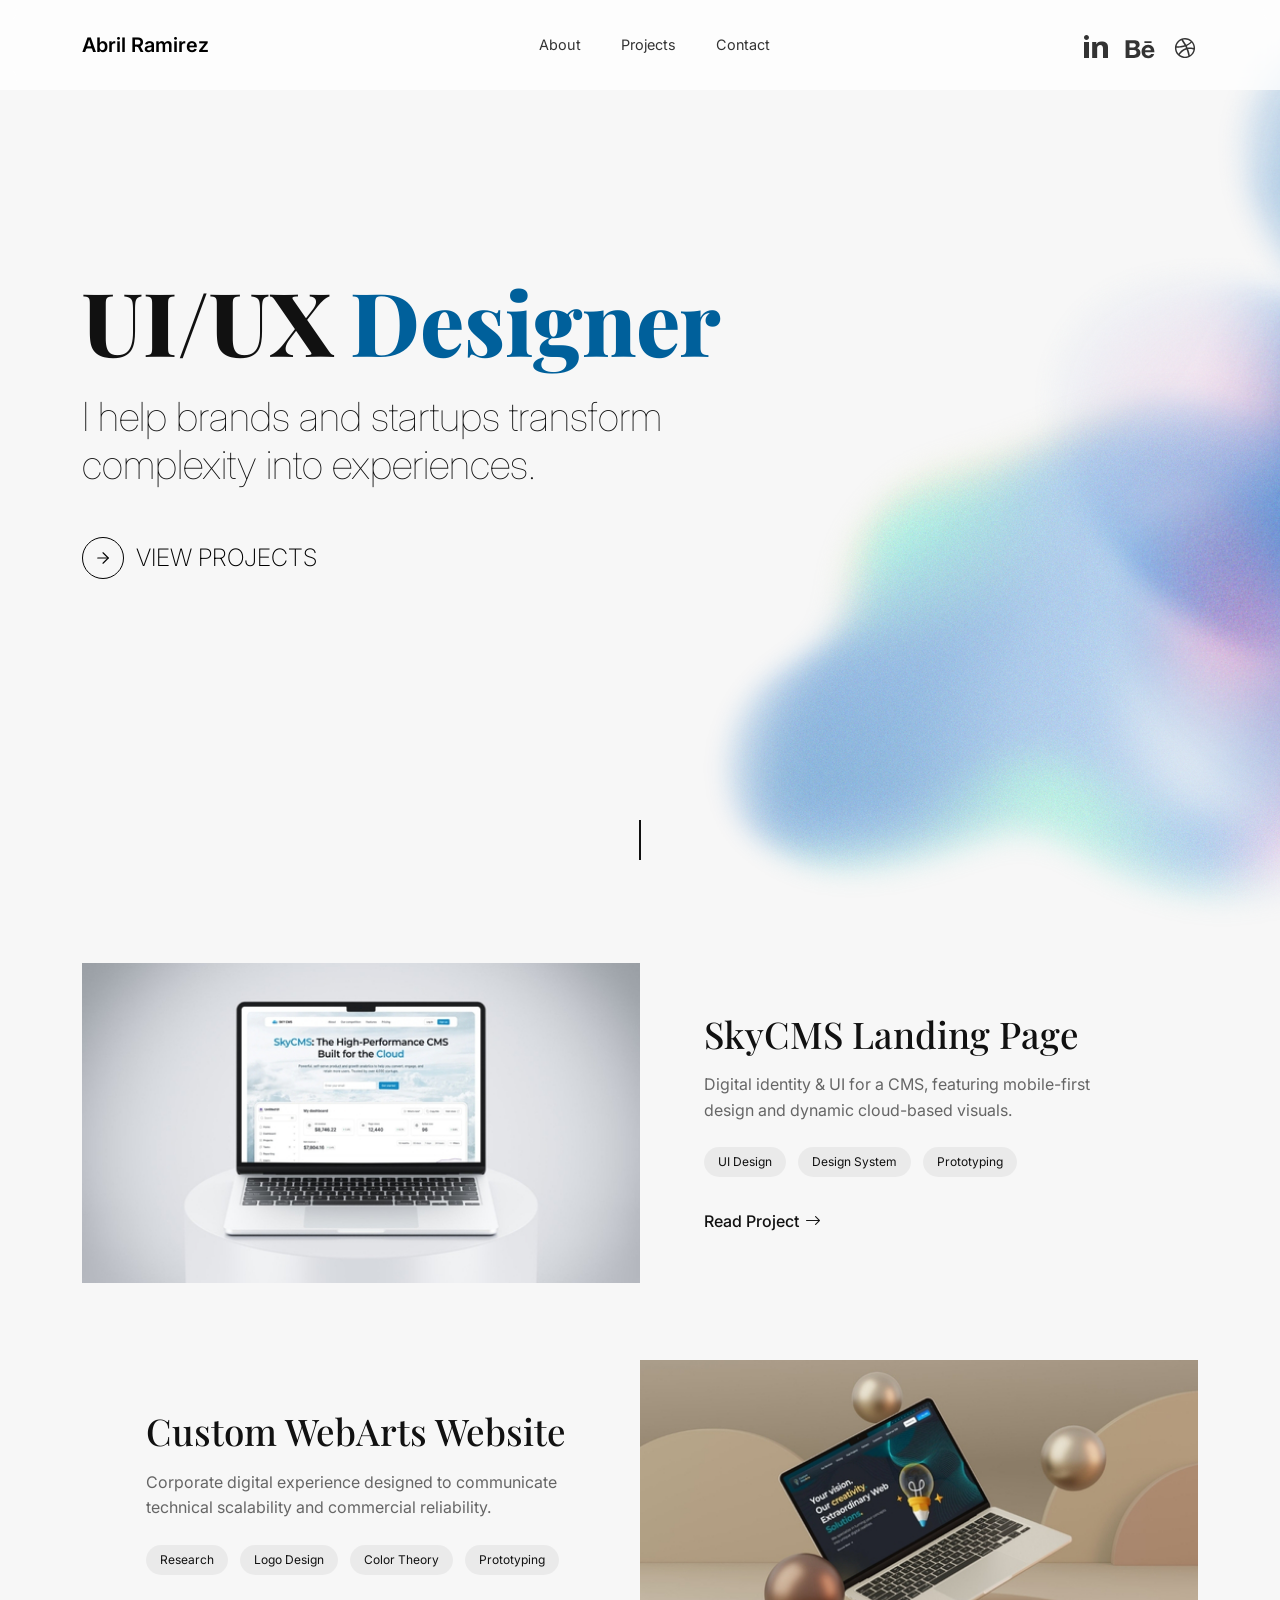
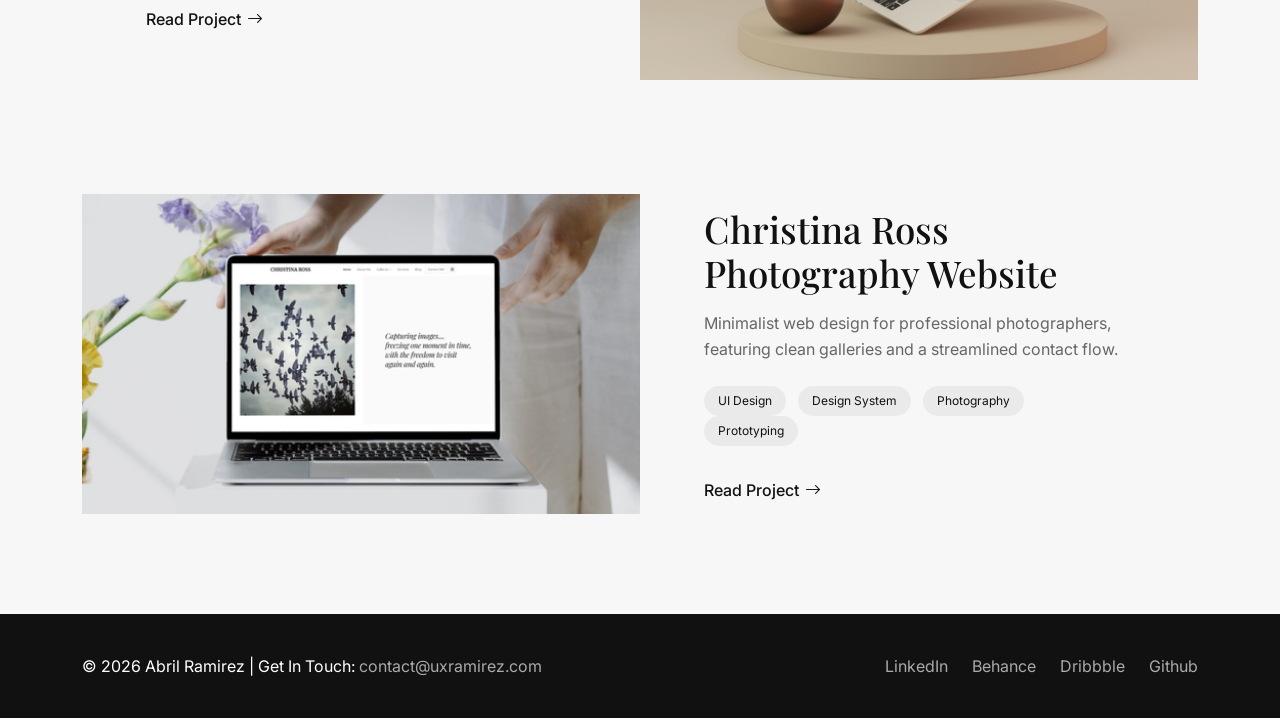
<file: index.html>
<!DOCTYPE html>
<html lang="es">

<head>
  <meta charset="UTF-8">
  <meta name="viewport" content="width=device-width, initial-scale=1.0">

  <title>Abril Ramirez | UI/UX Designer</title>

  <link href="https://cdn.jsdelivr.net/npm/bootstrap@5.3.2/dist/css/bootstrap.min.css" rel="stylesheet">
  <link href="https://cdn.jsdelivr.net/npm/bootstrap-icons@1.11.3/font/bootstrap-icons.css" rel="stylesheet">

  <link
    href="https://fonts.googleapis.com/css2?family=Inter:wght@300;400;500;600&family=Playfair+Display:wght@500;600;700&display=swap"
    rel="stylesheet">

  <!-- FONT AWESOME -->
  <link rel="stylesheet" href="https://cdnjs.cloudflare.com/ajax/libs/font-awesome/6.2.1/css/all.min.css">

  <link rel="stylesheet" href="css/styles.css">
</head>

<body class="body overflow-x-hidden">

  <header>
    <!-- Images -->
    <img src="assets/gradient1.png" class="gradient-1 position-absolute d-none d-lg-block">
    <img src="assets/gradient2.png" class="gradient-2 position-absolute d-none d-lg-block">
    <!-- Images -->
    <nav id="navbar" class="navbar navbar-expand-lg fixed-top">
      <div class="container">

        <!-- Logo -->
        <a class="navbar-brand fw-semibold" href="index.html">
          Abril Ramirez
        </a>

        <!-- Mobile Toggle -->
        <button class="navbar-toggler border-0" type="button" data-bs-toggle="collapse" data-bs-target="#navMenu">
          <span class="navbar-toggler-icon"></span>
        </button>

        <!-- Menu -->
        <div class="collapse navbar-collapse" id="navMenu">

          <!-- Centered Links -->
          <ul class="navbar-nav mx-auto align-items-lg-center">
            <li class="nav-item">
              <a class="nav-link" href="about.html">About</a>
            </li>
            <li class="nav-item">
              <a class="nav-link" href="work.html">Projects</a>
            </li>
            <li class="nav-item">
              <a class="nav-link" href="mailto:contact@uxramirez.com">Contact</a>
            </li>
          </ul>

          <!-- Social Icons -->
          <div class="d-flex align-items-center gap-3 social-icons">

            <!-- LinkedIn -->
            <a href="https://www.linkedin.com/in/abril-ramirez-flores-71a26b275/" target="_blank" class="social-link"
              aria-label="LinkedIn">
              <svg width="24" height="24" viewBox="0 0 24 24" fill="currentColor">
                <path
                  d="M4.98 3.5C4.98 4.88 3.86 6 2.49 6 1.12 6 0 4.88 0 3.5 0 2.12 1.12 1 2.49 1c1.37 0 2.49 1.12 2.49 2.5zM0 8h5v16H0V8zm7.5 0h4.8v2.2h.07c.67-1.27 2.3-2.6 4.73-2.6C22 7.6 24 9.5 24 13.3V24h-5v-9.3c0-2.2-.8-3.7-2.8-3.7-1.53 0-2.44 1.03-2.84 2.03-.15.37-.19.9-.19 1.43V24h-5V8z" />
              </svg>
            </a>

            <!-- Behance -->
            <a href="https://www.behance.net/ux_ramirez" target="_blank" class="social-link" aria-label="Behance">
              <svg width="32" height="32" xmlns="http://www.w3.org/2000/svg" viewBox="0 0 640 470" fill="currentColor">
                <path
                  d="M264 301.2C295.8 286 312.4 263 312.4 227.2C312.4 156.6 259.8 139.4 199.1 139.4L32 139.4L32 493.8L203.8 493.8C268.2 493.8 328.7 462.9 328.7 390.9C328.7 346.4 307.6 313.5 264 301.2zM109.9 199.9L183 199.9C211.1 199.9 236.4 207.8 236.4 240.4C236.4 270.5 216.7 282.6 188.9 282.6L109.9 282.6L109.9 199.9zM193.2 433.6L109.9 433.6L109.9 336L194.8 336C229.1 336 250.8 350.3 250.8 386.6C250.8 422.4 224.9 433.6 193.2 433.6zM551.7 192.9L408 192.9L408 158L551.7 158L551.7 192.9zM608 369.2C608 293.3 563.6 230 483.1 230C404.9 230 351.8 288.8 351.8 365.8C351.8 445.7 402.1 500.5 483.1 500.5C544.4 500.5 584.1 472.9 603.2 414.2L541 414.2C534.3 436.1 506.7 447.7 485.3 447.7C444 447.7 422.3 423.5 422.3 382.4L607.4 382.4C607.7 378.2 608 373.7 608 369.2zM422.4 338C424.7 304.3 447.1 283.2 480.9 283.2C516.3 283.2 534.1 304 537.1 338L422.4 338z" />
              </svg>
            </a>

            <!-- Dribbble -->
            <a href="https://dribbble.com/ux_ramirez" target="_blank" class="social-link" aria-label="Dribbble">
              <svg width="26" height="26" xmlns="http://www.w3.org/2000/svg" viewBox="0 0 640 490"
                fill="currentColor"><!--!Font Awesome Free v7.2.0 by @fontawesome - https://fontawesome.com License - https://fontawesome.com/license/free Copyright 2026 Fonticons, Inc.-->
                <path
                  d="M320 72C183 72 72 183 72 320C72 457 183 568 320 568C457 568 568 457 568 320C568 183 457 72 320 72zM484 186.4C513.5 222.4 531.4 268.4 531.8 318.4C524.8 316.9 454.8 302.7 384.3 311.6C378.5 297.6 373.1 285.2 365.7 270C444 238 479.5 192.5 484 186.5zM460.4 161.9C456.6 167.3 424.7 210.2 349.4 238.4C314.7 174.6 276.2 122.2 270.4 114.4C337.6 98.2 408.4 115.7 460.5 161.9zM229.9 128.6C235.5 136.3 273.3 188.7 308.4 251.1C209.3 277.4 122 277 112.6 276.9C126.3 211.2 170.6 156.5 229.9 128.6zM108.2 320.3C108.2 318.1 108.2 316 108.3 313.8C117.6 314 220.2 315.3 326 283.7C332.1 295.6 337.9 307.6 343.2 319.6C266.6 341.2 197 403.1 162.7 461.9C128.9 424.3 108.2 374.7 108.2 320.3zM190 487.4C212.1 442.2 272.2 383.8 357.6 354.6C387.3 431.9 399.6 496.7 402.8 515.2C334.7 544.2 252.8 536.3 190 487.3zM438.4 495.9C436.2 483 425 421 397.2 344.9C463.6 334.3 521.9 351.7 529.1 354C519.7 412.9 485.8 463.8 438.3 496z" />
              </svg>
            </a>

          </div>

        </div>
      </div>
    </nav>
  </header>

  <main>
    <!-- HERO -->
    <section id="hero" class="hero d-flex align-items-center">

      <div class="container">
        <div class="row align-items-center">

          <div class="col-lg-8">
            <h1 class="hero-title">
              UI/UX <span class="accent-line">Designer</span>
            </h1>

            <h1 class="hero-sub mt-4">
              I help brands and startups transform complexity into experiences.
            </h1>

            <div class="my-5">
              <a href="#work" class="btn-view-projects">
                <span class="arrow-circle">
                  <svg class="arrow-icon" width="18" height="18" viewBox="0 0 24 24">
                    <line x1="5" y1="12" x2="19" y2="12" stroke="currentColor" stroke-width="1.5"
                      stroke-linecap="round" />
                    <polyline points="12 5 19 12 12 19" fill="none" stroke="currentColor" stroke-width="1.5"
                      stroke-linecap="round" stroke-linejoin="round" />
                  </svg>
                </span>
                <span class="btn-text">VIEW PROJECTS</span>
              </a>
            </div>
          </div>

        </div>
      </div>

      <div class="scroll-indicator">
        <span></span>
      </div>
    </section>

    <!-- PROYECTOS EN CARDS -->
    <section id="work" class="py-5">
      <div class="container">

        <div class="row g-5">

          <!-- Proyecto 1 -->
          <div class="col-lg-12">
            <div class="project-card">

              <div class="row align-items-center g-0">

                <div class="col-lg-6">
                  <a href="https://www.behance.net/gallery/244664643/SkyCMS-Landing-Page?platform=direct"
                    target="_blank">

                    <div class="project-image">
                      <img src="assets/skyCMS.jpg" alt="SkyCMS Landing Page" class="img-fluid">
                    </div>

                  </a>
                </div>

                <div class="col-lg-6">
                  <div class="project-content">
                    <h2>SkyCMS Landing Page</h2>
                    <p>
                      Digital identity & UI for a CMS, featuring mobile-first design and dynamic cloud-based visuals.
                    </p>

                    <div class="project-tags">
                      <span>UI Design</span>
                      <span>Design System</span>
                      <span>Prototyping</span>
                    </div>

                    <a href="https://www.behance.net/gallery/244664643/SkyCMS-Landing-Page?platform=direct" class="cta"
                      target="_blank">
                      Read Project <i class="bi bi-arrow-right"></i>
                    </a>
                  </div>
                </div>

              </div>

            </div>
          </div>

          <!-- Proyecto 2 -->
          <div class="col-lg-12">
            <div class="project-card">

              <div class="row align-items-center g-0 flex-lg-row-reverse">

                <div class="col-lg-6">
                  <a href="https://www.behance.net/gallery/243839899/Custom-WebArts-Website?platform=direct"
                    target="_blank">

                    <div class="project-image">
                      <img src="assets/customWebArts.jpg" alt="Custom WebArts Website<" class="img-fluid">
                    </div>

                  </a>
                </div>

                <div class="col-lg-6">
                  <div class="project-content">
                    <h2>Custom WebArts Website</h2>
                    <p>
                      Corporate digital experience designed to communicate technical scalability and commercial
                      reliability.
                    </p>

                    <div class="project-tags">
                      <span>Research</span>
                      <span>Logo Design</span>
                      <span>Color Theory</span>
                      <span>Prototyping</span>
                    </div>

                    <a href="https://www.behance.net/gallery/243839899/Custom-WebArts-Website?platform=direct"
                      class="cta" target="_blank">
                      Read Project <i class="bi bi-arrow-right"></i>
                    </a>
                  </div>
                </div>

              </div>

            </div>
          </div>

          <div class="col-lg-12">
            <div class="project-card">

              <div class="row align-items-center g-0">

                <div class="col-lg-6">
                  <a href="https://www.behance.net/gallery/243169771/Christina-Ross-Photography-Website?platform=direct"
                    target="_blank">

                    <div class="project-image">
                      <img src="assets/photographyWebsite.jpg" alt="Christina Ross Photography Website" class="img-fluid">
                    </div>

                  </a>
                </div>

                <div class="col-lg-6">
                  <div class="project-content">
                    <h2>Christina Ross Photography Website</h2>
                    <p>
                      Minimalist web design for professional photographers, featuring clean galleries and a streamlined
                      contact flow.
                    </p>

                    <div class="project-tags">
                      <span>UI Design</span>
                      <span>Design System</span>
                      <span>Photography</span>
                      <span>Prototyping</span>
                    </div>

                    <a href="https://www.behance.net/gallery/243169771/Christina-Ross-Photography-Website?platform=direct"
                      class="cta" target="_blank">
                      Read Project <i class="bi bi-arrow-right"></i>
                    </a>
                  </div>
                </div>

              </div>

            </div>
          </div>


        </div>
      </div>
    </section>

  </main>

  <footer class="footer">
    <div class="container d-flex justify-content-between flex-column flex-md-row text-center text-md-start">
      <div>
        © 2026 Abril Ramirez | Get In Touch: <a class="mail"
          href="mailto:contact@uxramirez.com">contact@uxramirez.com</a>
      </div>

      <div>
        <a href="https://www.linkedin.com/in/abril-ramirez-flores-71a26b275/" target="_blank">LinkedIn</a>
        <a href="https://www.behance.net/ux_ramirez" target="_blank">Behance</a>
        <a href="https://dribbble.com/ux_ramirez" target="_blank">Dribbble</a>
        <a href="https://github.com/UXRamirezAbril" target="_blank">Github</a>
      </div>
    </div>
  </footer>

  <script src="https://cdn.jsdelivr.net/npm/bootstrap@5.3.2/dist/js/bootstrap.bundle.min.js"></script>
  <script src="js/main.js"></script>

</body>

</html>
</file>
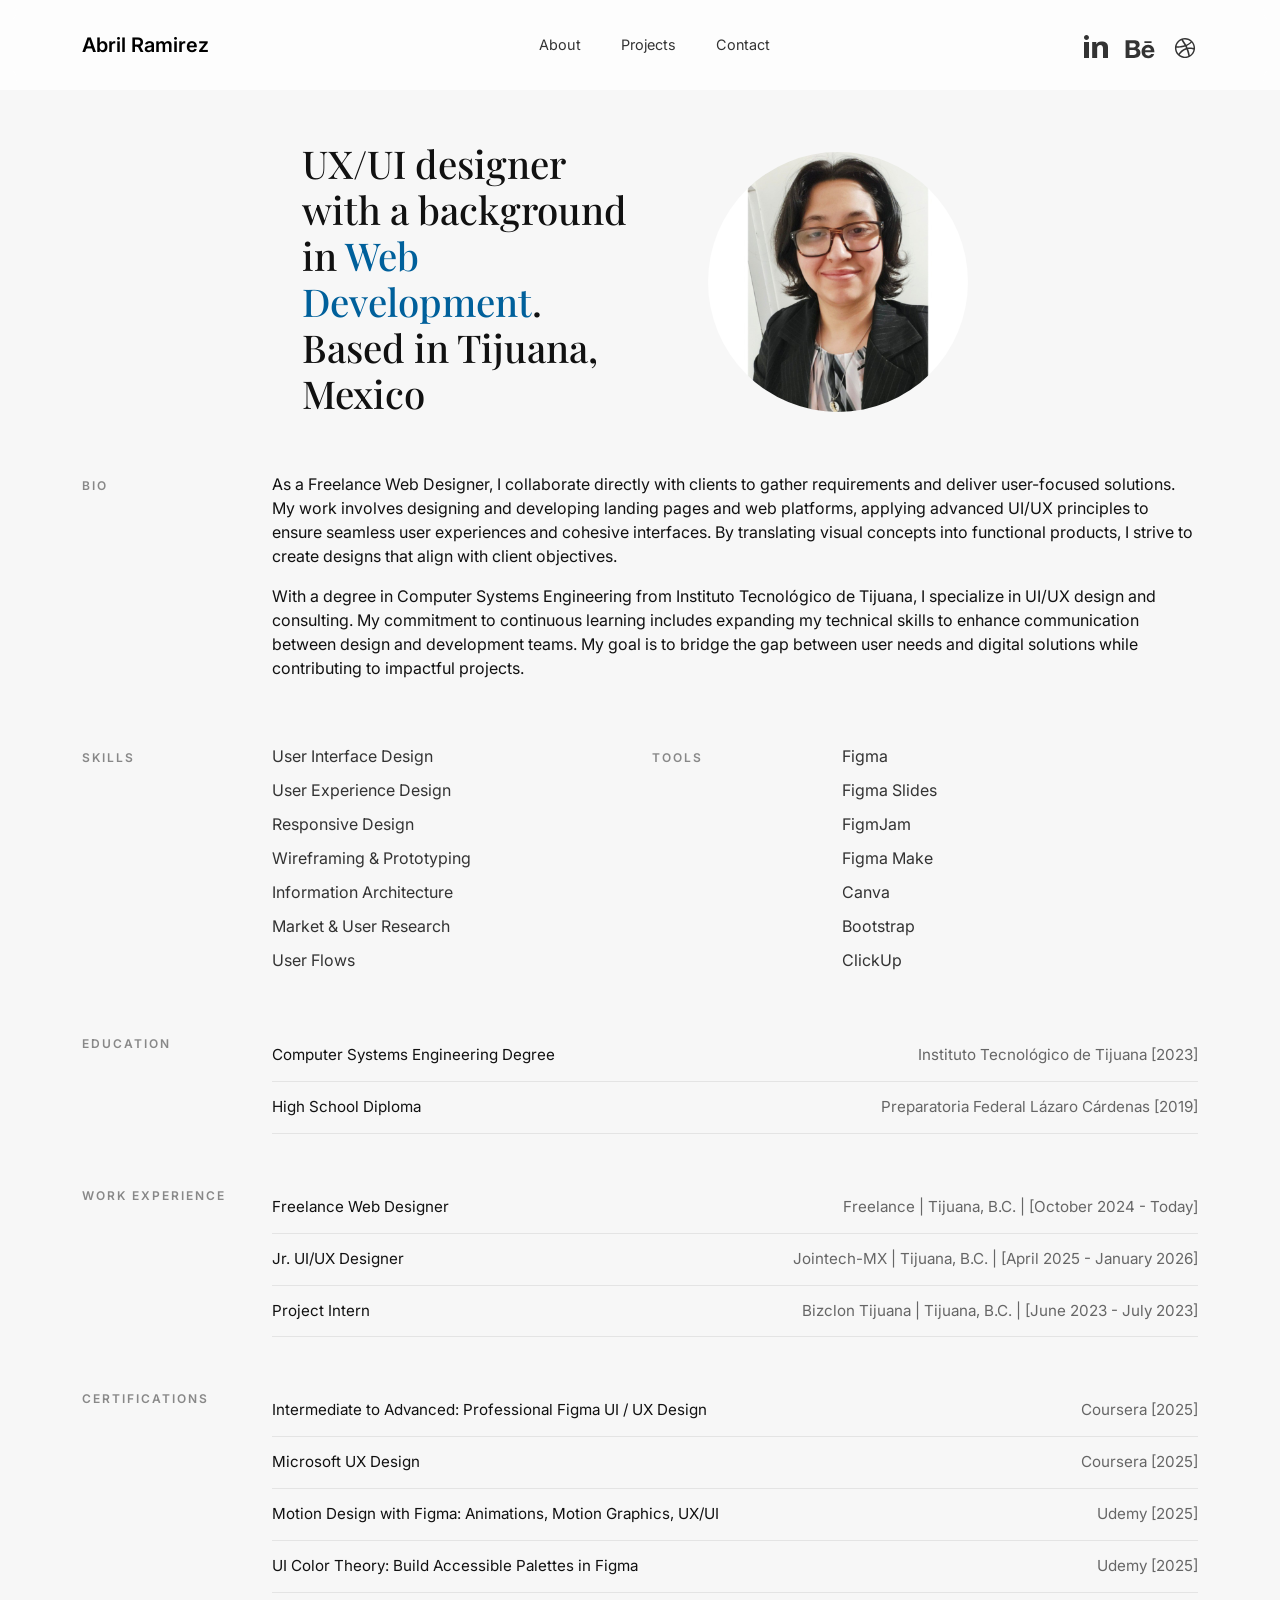
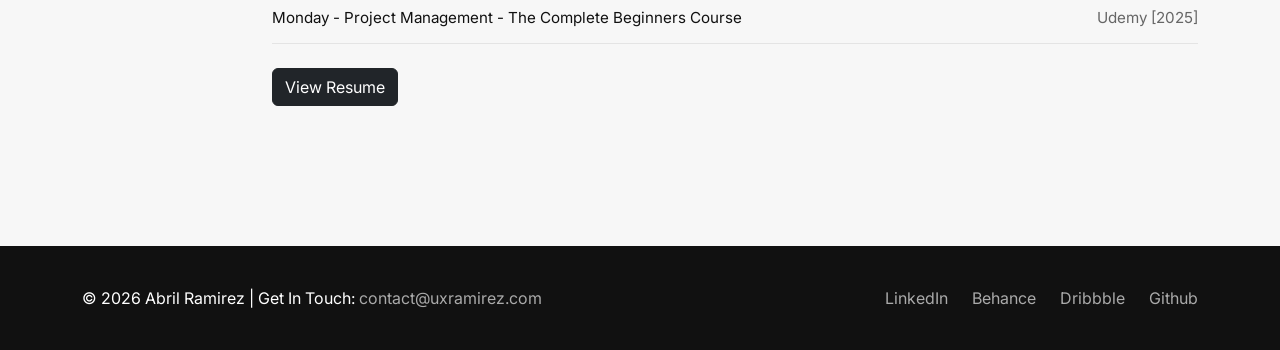
<file: about.html>
<!DOCTYPE html>
<html lang="es">

<head>
  <meta charset="UTF-8">
  <meta name="viewport" content="width=device-width, initial-scale=1.0">

  <title>Abril Ramirez | UI/UX Designer</title>

  <link href="https://cdn.jsdelivr.net/npm/bootstrap@5.3.2/dist/css/bootstrap.min.css" rel="stylesheet">
  <link href="https://cdn.jsdelivr.net/npm/bootstrap-icons@1.11.3/font/bootstrap-icons.css" rel="stylesheet">

  <link
    href="https://fonts.googleapis.com/css2?family=Inter:wght@300;400;500;600&family=Playfair+Display:wght@500;600;700&display=swap"
    rel="stylesheet">

  <!-- FONT AWESOME -->
  <link rel="stylesheet" href="https://cdnjs.cloudflare.com/ajax/libs/font-awesome/6.2.1/css/all.min.css">

  <link rel="stylesheet" href="css/styles.css">
</head>

<body>

  <header>
    <nav id="navbar" class="navbar navbar-expand-lg fixed-top">
      <div class="container">

        <!-- Logo -->
        <a class="navbar-brand fw-semibold" href="index.html">
          Abril Ramirez
        </a>

        <!-- Mobile Toggle -->
        <button class="navbar-toggler border-0" type="button" data-bs-toggle="collapse" data-bs-target="#navMenu">
          <span class="navbar-toggler-icon"></span>
        </button>

        <!-- Menu -->
        <div class="collapse navbar-collapse" id="navMenu">

          <!-- Centered Links -->
          <ul class="navbar-nav mx-auto align-items-lg-center">
            <li class="nav-item">
              <a class="nav-link" href="about.html">About</a>
            </li>
            <li class="nav-item">
              <a class="nav-link" href="work.html">Projects</a>
            </li>
            <li class="nav-item">
              <a class="nav-link" href="mailto:contact@uxramirez.com">Contact</a>
            </li>
          </ul>

          <!-- Social Icons -->
          <div class="d-flex align-items-center gap-3 social-icons">

                        <!-- LinkedIn -->
                        <a href="https://www.linkedin.com/in/abril-ramirez-flores-71a26b275/" target="_blank"
                            class="social-link" aria-label="LinkedIn">
                            <svg width="24" height="24" viewBox="0 0 24 24" fill="currentColor">
                                <path
                                    d="M4.98 3.5C4.98 4.88 3.86 6 2.49 6 1.12 6 0 4.88 0 3.5 0 2.12 1.12 1 2.49 1c1.37 0 2.49 1.12 2.49 2.5zM0 8h5v16H0V8zm7.5 0h4.8v2.2h.07c.67-1.27 2.3-2.6 4.73-2.6C22 7.6 24 9.5 24 13.3V24h-5v-9.3c0-2.2-.8-3.7-2.8-3.7-1.53 0-2.44 1.03-2.84 2.03-.15.37-.19.9-.19 1.43V24h-5V8z" />
                            </svg>
                        </a>

                        <!-- Behance -->
                        <a href="https://www.behance.net/ux_ramirez" target="_blank" class="social-link" aria-label="Behance">
                            <svg width="32" height="32" xmlns="http://www.w3.org/2000/svg" viewBox="0 0 640 470"
                                fill="currentColor">
                                <path
                                    d="M264 301.2C295.8 286 312.4 263 312.4 227.2C312.4 156.6 259.8 139.4 199.1 139.4L32 139.4L32 493.8L203.8 493.8C268.2 493.8 328.7 462.9 328.7 390.9C328.7 346.4 307.6 313.5 264 301.2zM109.9 199.9L183 199.9C211.1 199.9 236.4 207.8 236.4 240.4C236.4 270.5 216.7 282.6 188.9 282.6L109.9 282.6L109.9 199.9zM193.2 433.6L109.9 433.6L109.9 336L194.8 336C229.1 336 250.8 350.3 250.8 386.6C250.8 422.4 224.9 433.6 193.2 433.6zM551.7 192.9L408 192.9L408 158L551.7 158L551.7 192.9zM608 369.2C608 293.3 563.6 230 483.1 230C404.9 230 351.8 288.8 351.8 365.8C351.8 445.7 402.1 500.5 483.1 500.5C544.4 500.5 584.1 472.9 603.2 414.2L541 414.2C534.3 436.1 506.7 447.7 485.3 447.7C444 447.7 422.3 423.5 422.3 382.4L607.4 382.4C607.7 378.2 608 373.7 608 369.2zM422.4 338C424.7 304.3 447.1 283.2 480.9 283.2C516.3 283.2 534.1 304 537.1 338L422.4 338z" />
                            </svg>
                        </a>

                        <!-- Dribbble -->
                        <a href="https://dribbble.com/ux_ramirez" target="_blank" class="social-link" aria-label="Dribbble">
                            <svg width="26" height="26" xmlns="http://www.w3.org/2000/svg" viewBox="0 0 640 490"
                                fill="currentColor"><!--!Font Awesome Free v7.2.0 by @fontawesome - https://fontawesome.com License - https://fontawesome.com/license/free Copyright 2026 Fonticons, Inc.-->
                                <path
                                    d="M320 72C183 72 72 183 72 320C72 457 183 568 320 568C457 568 568 457 568 320C568 183 457 72 320 72zM484 186.4C513.5 222.4 531.4 268.4 531.8 318.4C524.8 316.9 454.8 302.7 384.3 311.6C378.5 297.6 373.1 285.2 365.7 270C444 238 479.5 192.5 484 186.5zM460.4 161.9C456.6 167.3 424.7 210.2 349.4 238.4C314.7 174.6 276.2 122.2 270.4 114.4C337.6 98.2 408.4 115.7 460.5 161.9zM229.9 128.6C235.5 136.3 273.3 188.7 308.4 251.1C209.3 277.4 122 277 112.6 276.9C126.3 211.2 170.6 156.5 229.9 128.6zM108.2 320.3C108.2 318.1 108.2 316 108.3 313.8C117.6 314 220.2 315.3 326 283.7C332.1 295.6 337.9 307.6 343.2 319.6C266.6 341.2 197 403.1 162.7 461.9C128.9 424.3 108.2 374.7 108.2 320.3zM190 487.4C212.1 442.2 272.2 383.8 357.6 354.6C387.3 431.9 399.6 496.7 402.8 515.2C334.7 544.2 252.8 536.3 190 487.3zM438.4 495.9C436.2 483 425 421 397.2 344.9C463.6 334.3 521.9 351.7 529.1 354C519.7 412.9 485.8 463.8 438.3 496z" />
                            </svg>
                        </a>

          </div>

        </div>
      </div>
    </nav>
  </header>

  <main>
    <!-- ABOUT -->
    <section id="about" class="about-premium">
      <div class="container about-container">

        <!-- Top Intro -->
        <div class="row align-items-center mb-5">

          <div class="col-lg-6">
            <h2 class="about-title">
              UX/UI designer with a background in <span class="accent-line">Web Development</span>.
              <br>
              Based in Tijuana, Mexico
            </h2>
          </div>

          <div class="col-lg-6 d-none d-lg-block">
            <div class="about-image-wrapper">
              <img src="/assets/profile.jpeg" alt="Fotografía del diseñador">
            </div>
          </div>

        </div>

        <!-- BIO -->
        <div class="row mb-5">
          <div class="col-lg-2">
            <span class="section-label">BIO</span>
          </div>
          <div class="col-lg-10">
            <p>
              As a Freelance Web Designer, I collaborate directly with clients to gather requirements and deliver
              user-focused solutions. My work involves designing and developing landing pages and web platforms,
              applying advanced UI/UX principles to ensure seamless user experiences and cohesive interfaces. By
              translating visual concepts into functional products, I strive to create designs that align with client
              objectives.
            </p>

            <p>
              With a degree in Computer Systems Engineering from Instituto Tecnológico de Tijuana, I specialize in UI/UX
              design and consulting. My commitment to continuous learning includes expanding my technical skills to
              enhance communication between design and development teams. My goal is to bridge the gap between user
              needs and digital solutions while contributing to impactful projects.
            </p>
          </div>
        </div>

        <!-- SKILLS & TOOLS -->
        <div class="row mb-5">

          <div class="col-lg-2">
            <span class="section-label">SKILLS</span>
          </div>

          <div class="col-lg-4">
            <ul class="clean-list">
              <li>User Interface Design</li>
              <li>User Experience Design</li>
              <li>Responsive Design</li>
              <li>Wireframing & Prototyping</li>
              <li>Information Architecture</li>
              <li>Market & User Research</li>
              <li>User Flows</li>
            </ul>
          </div>

          <div class="col-lg-2 mt-4 mt-lg-0">
            <span class="section-label">TOOLS</span>
          </div>

          <div class="col-lg-4">
            <ul class="clean-list">
              <li>Figma</li>
              <li>Figma Slides</li>
              <li>FigmJam</li>
              <li>Figma Make</li>
              <li>Canva</li>
              <li>Bootstrap</li>
              <li>ClickUp</li>
            </ul>
          </div>

        </div>

        <!-- EDUCATION -->
        <div class="row mb-5">

          <div class="col-lg-2">
            <span class="section-label">EDUCATION</span>
          </div>

          <div class="col-lg-10">

            <div class="edu-row">
              <span>Computer Systems Engineering Degree</span>
              <span>Instituto Tecnológico de Tijuana [2023]</span>
            </div>

            <div class="edu-row">
              <span>High School Diploma</span>
              <span>Preparatoria Federal Lázaro Cárdenas [2019]</span>
            </div>

          </div>

        </div>

        <!-- WORK EXPERIENCE -->
        <div class="row mb-5">

          <div class="col-lg-2">
            <span class="section-label">WORK EXPERIENCE</span>
          </div>

          <div class="col-lg-10">

            <div class="edu-row">
              <span>Freelance Web Designer</span>
              <span>Freelance | Tijuana, B.C. | [October 2024 - Today]</span>
            </div>

            <div class="edu-row">
              <span>Jr. UI/UX Designer</span>
              <span>Jointech-MX | Tijuana, B.C. | [April 2025 - January 2026]</span>
            </div>

            <div class="edu-row">
              <span>Project Intern</span>
              <span>Bizclon Tijuana | Tijuana, B.C. | [June 2023 - July 2023]</span>
            </div>

          </div>

        </div>

        <!-- CERTIFICATIONS -->
        <div class="row">

          <div class="col-lg-2">
            <span class="section-label">CERTIFICATIONS</span>
          </div>

          <div class="col-lg-10">

            <div class="edu-row">
              <a href="https://coursera.org/share/37897d4ed16c57b2c70360e3d9368974" class="certificate-cta" target="_blank">Intermediate to Advanced: Professional Figma UI / UX Design</a>
              <span>Coursera [2025]</span>
            </div>

            <div class="edu-row">
              <a href="https://www.coursera.org/account/accomplishments/specialization/KEHGFH8D1H8Z" class="certificate-cta" target="_blank">Microsoft UX Design</a>
              <span>Coursera [2025]</span>
            </div>

            <div class="edu-row">
              <a href="https://www.udemy.com/certificate/UC-eeba16d7-7171-44d2-a5a4-93522a40ac9d/" class="certificate-cta" target="_blank">Motion Design with Figma: Animations, Motion Graphics, UX/UI</a>
              <span>Udemy [2025]</span>
            </div>

            <div class="edu-row">
              <a href="https://www.udemy.com/certificate/UC-a0341d48-81eb-47c3-b2ca-2cd8ff3a9b8d/" class="certificate-cta" target="_blank">UI Color Theory: Build Accessible Palettes in Figma</a>
              <span>Udemy [2025]</span>
            </div>

            <div class="edu-row">
              <a href="https://www.udemy.com/certificate/UC-8a4296c4-6af5-4e4f-a979-705800858e07/" class="certificate-cta" target="_blank">Monday - Project Management - The Complete Beginners Course</a>
              <span>Udemy [2025]</span>
            </div>

            <a href="https://1drv.ms/b/c/5a4710e64d30ac58/IQCai2uToo8rSb3x_SJGBh0SAZh9CsdSxAmAPcL6KS9ETLo?e=dfQTuJ"
              class="btn btn-dark mt-4" target="_blank">View Resume</a>

          </div>

        </div>

      </div>
    </section>

  </main>

  <footer class="footer">
    <div class="container d-flex justify-content-between flex-column flex-md-row text-center text-md-start">
      <div>
        © 2026 Abril Ramirez | Get In Touch: <a class="mail"
          href="mailto:contact@uxramirez.com">contact@uxramirez.com</a>
      </div>

      <div>
        <a href="https://www.linkedin.com/in/abril-ramirez-flores-71a26b275/" target="_blank">LinkedIn</a>
        <a href="https://www.behance.net/ux_ramirez" target="_blank">Behance</a>
        <a href="https://dribbble.com/ux_ramirez" target="_blank">Dribbble</a>
        <a href="https://github.com/UXRamirezAbril" target="_blank">Github</a>
      </div>
    </div>
  </footer>

  <script src="https://cdn.jsdelivr.net/npm/bootstrap@5.3.2/dist/js/bootstrap.bundle.min.js"></script>
  <script src="js/main.js"></script>

</body>

</html>
</file>
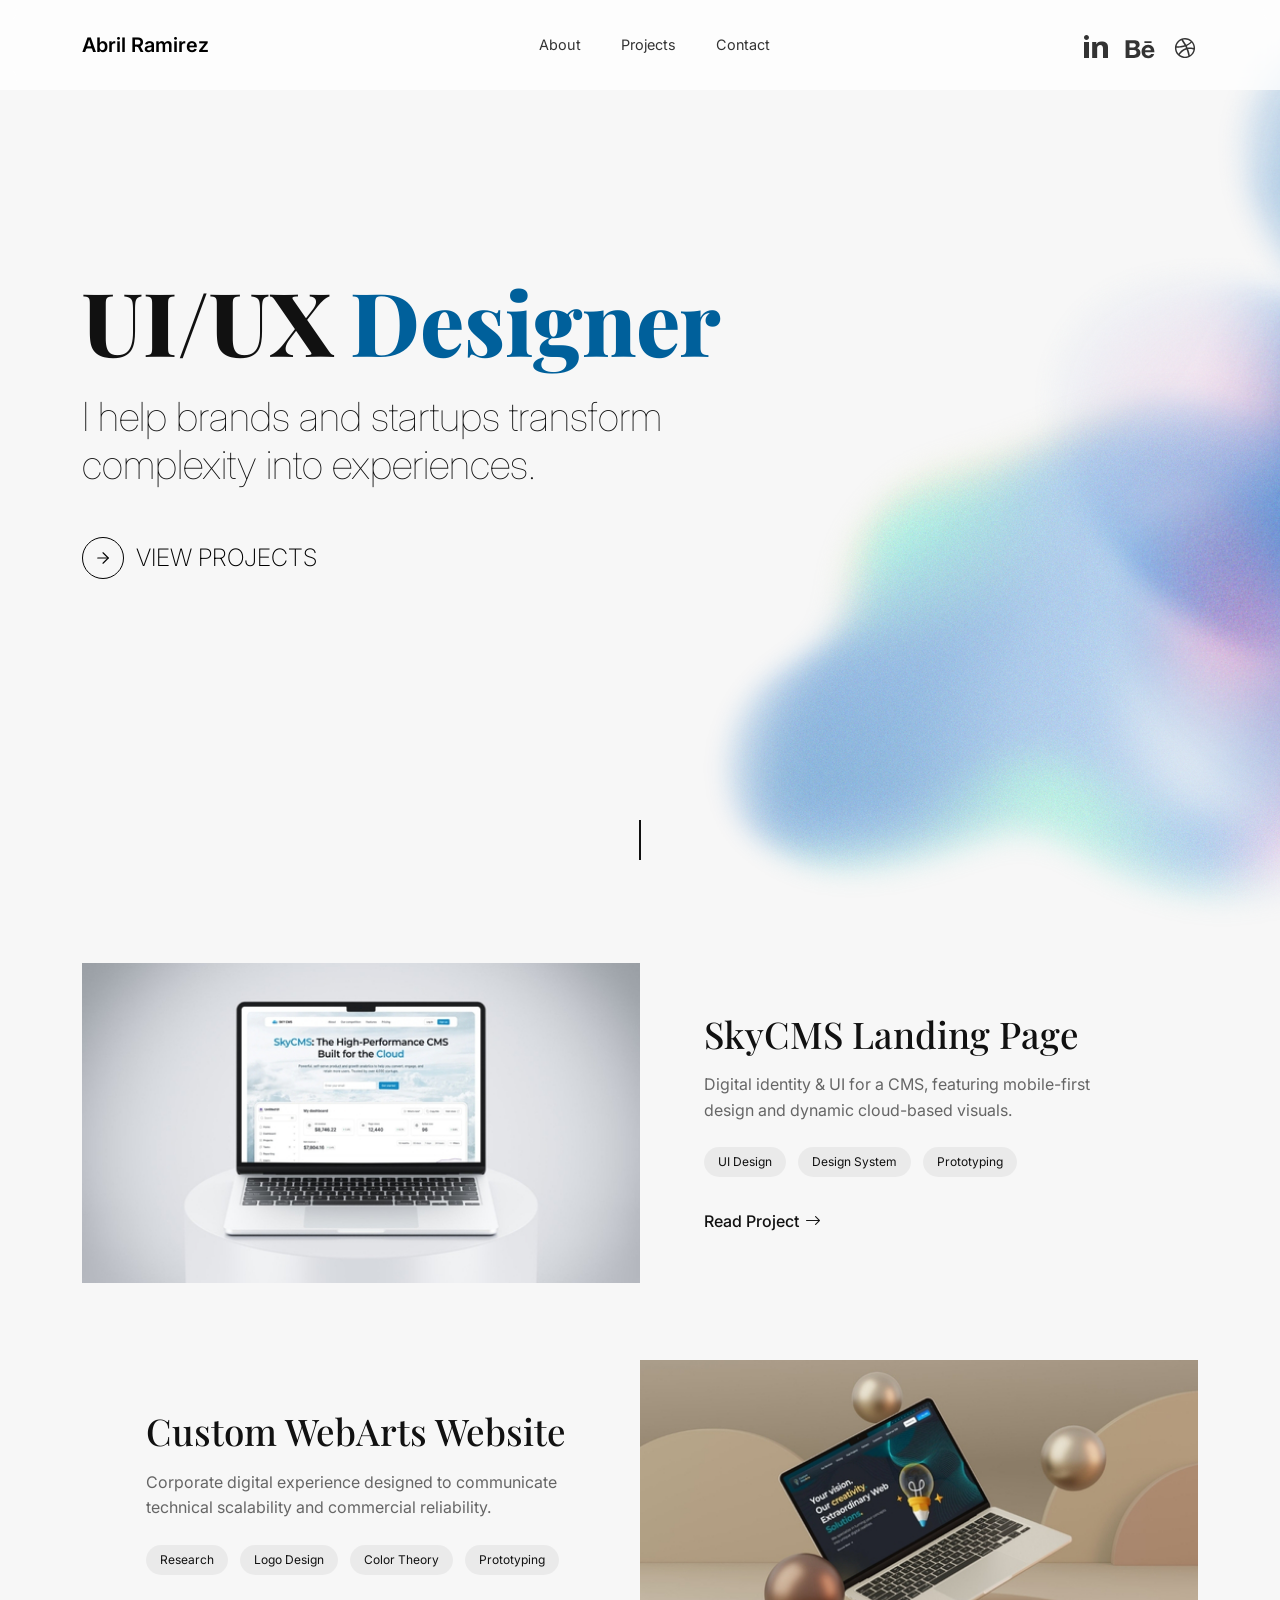
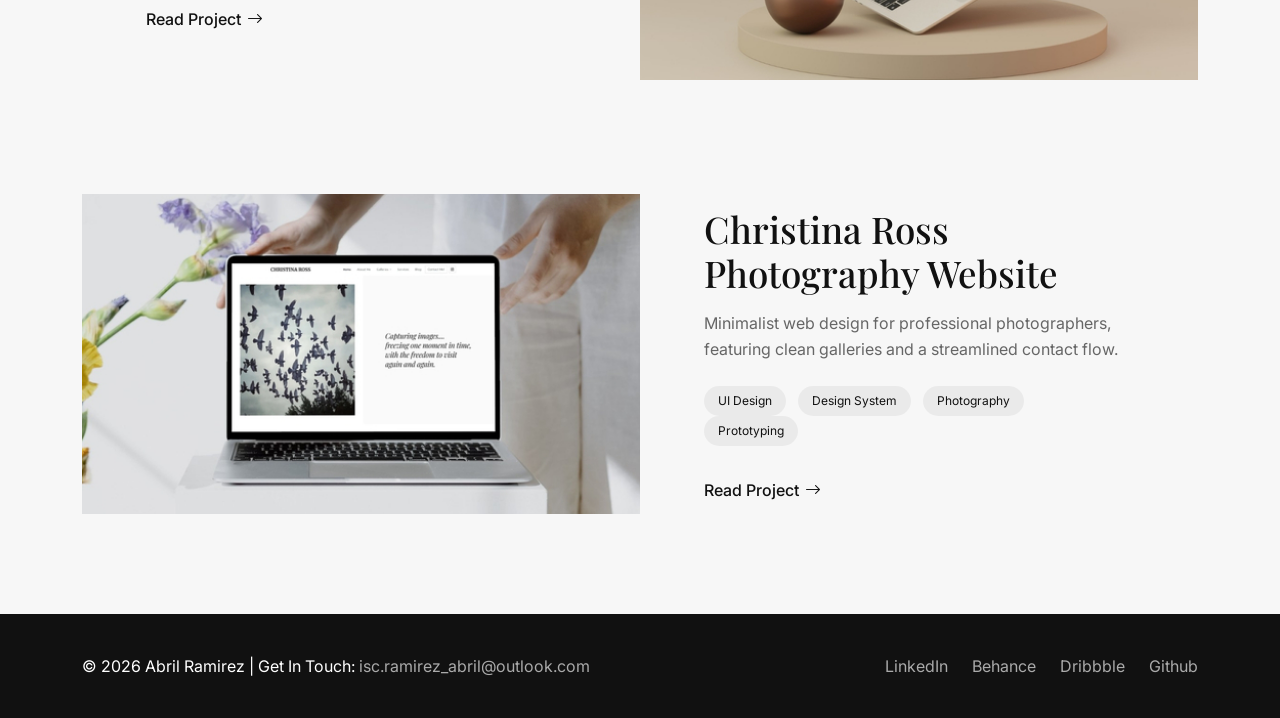
<file: home.html>
<!DOCTYPE html>
<html lang="es">

<head>
  <meta charset="UTF-8">
  <meta name="viewport" content="width=device-width, initial-scale=1.0">

  <title>Abril Ramirez | UI/UX Designer</title>

  <link href="https://cdn.jsdelivr.net/npm/bootstrap@5.3.2/dist/css/bootstrap.min.css" rel="stylesheet">
  <link href="https://cdn.jsdelivr.net/npm/bootstrap-icons@1.11.3/font/bootstrap-icons.css" rel="stylesheet">

  <link
    href="https://fonts.googleapis.com/css2?family=Inter:wght@300;400;500;600&family=Playfair+Display:wght@500;600;700&display=swap"
    rel="stylesheet">

  <!-- FONT AWESOME -->
  <link rel="stylesheet" href="https://cdnjs.cloudflare.com/ajax/libs/font-awesome/6.2.1/css/all.min.css">

  <link rel="stylesheet" href="css/styles.css">
</head>

<body class="body overflow-x-hidden">

  <header>
    <!-- Images -->
    <img src="assets/gradient1.png" class="gradient-1 position-absolute d-none d-lg-block">
    <img src="assets/gradient2.png" class="gradient-2 position-absolute d-none d-lg-block">
    <!-- Images -->
    <nav id="navbar" class="navbar navbar-expand-lg fixed-top">
      <div class="container">

        <!-- Logo -->
        <a class="navbar-brand fw-semibold" href="home.html">
          Abril Ramirez
        </a>

        <!-- Mobile Toggle -->
        <button class="navbar-toggler border-0" type="button" data-bs-toggle="collapse" data-bs-target="#navMenu">
          <span class="navbar-toggler-icon"></span>
        </button>

        <!-- Menu -->
        <div class="collapse navbar-collapse" id="navMenu">

          <!-- Centered Links -->
          <ul class="navbar-nav mx-auto align-items-lg-center">
            <li class="nav-item">
              <a class="nav-link" href="about.html">About</a>
            </li>
            <li class="nav-item">
              <a class="nav-link" href="work.html">Projects</a>
            </li>
            <li class="nav-item">
              <a class="nav-link" href="mailto:isc.ramirez_abril@outlook.com">Contact</a>
            </li>
          </ul>

          <!-- Social Icons -->
          <div class="d-flex align-items-center gap-3 social-icons">

            <!-- LinkedIn -->
            <a href="https://www.linkedin.com/in/abril-ramirez-flores-71a26b275/" target="_blank" class="social-link"
              aria-label="LinkedIn">
              <svg width="24" height="24" viewBox="0 0 24 24" fill="currentColor">
                <path
                  d="M4.98 3.5C4.98 4.88 3.86 6 2.49 6 1.12 6 0 4.88 0 3.5 0 2.12 1.12 1 2.49 1c1.37 0 2.49 1.12 2.49 2.5zM0 8h5v16H0V8zm7.5 0h4.8v2.2h.07c.67-1.27 2.3-2.6 4.73-2.6C22 7.6 24 9.5 24 13.3V24h-5v-9.3c0-2.2-.8-3.7-2.8-3.7-1.53 0-2.44 1.03-2.84 2.03-.15.37-.19.9-.19 1.43V24h-5V8z" />
              </svg>
            </a>

            <!-- Behance -->
            <a href="https://www.behance.net/ux_ramirez" target="_blank" class="social-link" aria-label="Behance">
              <svg width="32" height="32" xmlns="http://www.w3.org/2000/svg" viewBox="0 0 640 470" fill="currentColor">
                <path
                  d="M264 301.2C295.8 286 312.4 263 312.4 227.2C312.4 156.6 259.8 139.4 199.1 139.4L32 139.4L32 493.8L203.8 493.8C268.2 493.8 328.7 462.9 328.7 390.9C328.7 346.4 307.6 313.5 264 301.2zM109.9 199.9L183 199.9C211.1 199.9 236.4 207.8 236.4 240.4C236.4 270.5 216.7 282.6 188.9 282.6L109.9 282.6L109.9 199.9zM193.2 433.6L109.9 433.6L109.9 336L194.8 336C229.1 336 250.8 350.3 250.8 386.6C250.8 422.4 224.9 433.6 193.2 433.6zM551.7 192.9L408 192.9L408 158L551.7 158L551.7 192.9zM608 369.2C608 293.3 563.6 230 483.1 230C404.9 230 351.8 288.8 351.8 365.8C351.8 445.7 402.1 500.5 483.1 500.5C544.4 500.5 584.1 472.9 603.2 414.2L541 414.2C534.3 436.1 506.7 447.7 485.3 447.7C444 447.7 422.3 423.5 422.3 382.4L607.4 382.4C607.7 378.2 608 373.7 608 369.2zM422.4 338C424.7 304.3 447.1 283.2 480.9 283.2C516.3 283.2 534.1 304 537.1 338L422.4 338z" />
              </svg>
            </a>

            <!-- Dribbble -->
            <a href="https://dribbble.com/ux_ramirez" target="_blank" class="social-link" aria-label="Dribbble">
              <svg width="26" height="26" xmlns="http://www.w3.org/2000/svg" viewBox="0 0 640 490"
                fill="currentColor"><!--!Font Awesome Free v7.2.0 by @fontawesome - https://fontawesome.com License - https://fontawesome.com/license/free Copyright 2026 Fonticons, Inc.-->
                <path
                  d="M320 72C183 72 72 183 72 320C72 457 183 568 320 568C457 568 568 457 568 320C568 183 457 72 320 72zM484 186.4C513.5 222.4 531.4 268.4 531.8 318.4C524.8 316.9 454.8 302.7 384.3 311.6C378.5 297.6 373.1 285.2 365.7 270C444 238 479.5 192.5 484 186.5zM460.4 161.9C456.6 167.3 424.7 210.2 349.4 238.4C314.7 174.6 276.2 122.2 270.4 114.4C337.6 98.2 408.4 115.7 460.5 161.9zM229.9 128.6C235.5 136.3 273.3 188.7 308.4 251.1C209.3 277.4 122 277 112.6 276.9C126.3 211.2 170.6 156.5 229.9 128.6zM108.2 320.3C108.2 318.1 108.2 316 108.3 313.8C117.6 314 220.2 315.3 326 283.7C332.1 295.6 337.9 307.6 343.2 319.6C266.6 341.2 197 403.1 162.7 461.9C128.9 424.3 108.2 374.7 108.2 320.3zM190 487.4C212.1 442.2 272.2 383.8 357.6 354.6C387.3 431.9 399.6 496.7 402.8 515.2C334.7 544.2 252.8 536.3 190 487.3zM438.4 495.9C436.2 483 425 421 397.2 344.9C463.6 334.3 521.9 351.7 529.1 354C519.7 412.9 485.8 463.8 438.3 496z" />
              </svg>
            </a>

          </div>

        </div>
      </div>
    </nav>
  </header>

  <main>
    <!-- HERO -->
    <section id="hero" class="hero d-flex align-items-center">

      <div class="container">
        <div class="row align-items-center">

          <div class="col-lg-8">
            <h1 class="hero-title">
              UI/UX <span class="accent-line">Designer</span>
            </h1>

            <h1 class="hero-sub mt-4">
              I help brands and startups transform complexity into experiences.
            </h1>

            <div class="my-5">
              <a href="#work" class="btn-view-projects">
                <span class="arrow-circle">
                  <svg class="arrow-icon" width="18" height="18" viewBox="0 0 24 24">
                    <line x1="5" y1="12" x2="19" y2="12" stroke="currentColor" stroke-width="1.5"
                      stroke-linecap="round" />
                    <polyline points="12 5 19 12 12 19" fill="none" stroke="currentColor" stroke-width="1.5"
                      stroke-linecap="round" stroke-linejoin="round" />
                  </svg>
                </span>
                <span class="btn-text">VIEW PROJECTS</span>
              </a>
            </div>
          </div>

        </div>
      </div>

      <div class="scroll-indicator">
        <span></span>
      </div>
    </section>

    <!-- PROYECTOS EN CARDS -->
    <section id="work" class="py-5">
      <div class="container">

        <div class="row g-5">

          <!-- Proyecto 1 -->
          <div class="col-lg-12">
            <div class="project-card">

              <div class="row align-items-center g-0">

                <div class="col-lg-6">
                  <a href="https://www.behance.net/gallery/244664643/SkyCMS-Landing-Page?platform=direct"
                    target="_blank">

                    <div class="project-image">
                      <img src="assets/skyCMS.jpg" alt="SkyCMS Landing Page" class="img-fluid">
                    </div>

                  </a>
                </div>

                <div class="col-lg-6">
                  <div class="project-content">
                    <h2>SkyCMS Landing Page</h2>
                    <p>
                      Digital identity & UI for a CMS, featuring mobile-first design and dynamic cloud-based visuals.
                    </p>

                    <div class="project-tags">
                      <span>UI Design</span>
                      <span>Design System</span>
                      <span>Prototyping</span>
                    </div>

                    <a href="https://www.behance.net/gallery/244664643/SkyCMS-Landing-Page?platform=direct" class="cta"
                      target="_blank">
                      Read Project <i class="bi bi-arrow-right"></i>
                    </a>
                  </div>
                </div>

              </div>

            </div>
          </div>

          <!-- Proyecto 2 -->
          <div class="col-lg-12">
            <div class="project-card">

              <div class="row align-items-center g-0 flex-lg-row-reverse">

                <div class="col-lg-6">
                  <a href="https://www.behance.net/gallery/243839899/Custom-WebArts-Website?platform=direct"
                    target="_blank">

                    <div class="project-image">
                      <img src="assets/customWebArts.jpg" alt="Custom WebArts Website<" class="img-fluid">
                    </div>

                  </a>
                </div>

                <div class="col-lg-6">
                  <div class="project-content">
                    <h2>Custom WebArts Website</h2>
                    <p>
                      Corporate digital experience designed to communicate technical scalability and commercial
                      reliability.
                    </p>

                    <div class="project-tags">
                      <span>Research</span>
                      <span>Logo Design</span>
                      <span>Color Theory</span>
                      <span>Prototyping</span>
                    </div>

                    <a href="https://www.behance.net/gallery/243839899/Custom-WebArts-Website?platform=direct"
                      class="cta" target="_blank">
                      Read Project <i class="bi bi-arrow-right"></i>
                    </a>
                  </div>
                </div>

              </div>

            </div>
          </div>

          <div class="col-lg-12">
            <div class="project-card">

              <div class="row align-items-center g-0">

                <div class="col-lg-6">
                  <a href="https://www.behance.net/gallery/243169771/Christina-Ross-Photography-Website?platform=direct"
                    target="_blank">

                    <div class="project-image">
                      <img src="assets/photographyWebsite.jpg" alt="Christina Ross Photography Website" class="img-fluid">
                    </div>

                  </a>
                </div>

                <div class="col-lg-6">
                  <div class="project-content">
                    <h2>Christina Ross Photography Website</h2>
                    <p>
                      Minimalist web design for professional photographers, featuring clean galleries and a streamlined
                      contact flow.
                    </p>

                    <div class="project-tags">
                      <span>UI Design</span>
                      <span>Design System</span>
                      <span>Photography</span>
                      <span>Prototyping</span>
                    </div>

                    <a href="https://www.behance.net/gallery/243169771/Christina-Ross-Photography-Website?platform=direct"
                      class="cta" target="_blank">
                      Read Project <i class="bi bi-arrow-right"></i>
                    </a>
                  </div>
                </div>

              </div>

            </div>
          </div>


        </div>
      </div>
    </section>

  </main>

  <footer class="footer">
    <div class="container d-flex justify-content-between flex-column flex-md-row text-center text-md-start">
      <div>
        © 2026 Abril Ramirez | Get In Touch: <a class="mail"
          href="mailto:isc.ramirez_abril@outlook.com">isc.ramirez_abril@outlook.com</a>
      </div>

      <div>
        <a href="https://www.linkedin.com/in/abril-ramirez-flores-71a26b275/" target="_blank">LinkedIn</a>
        <a href="https://www.behance.net/ux_ramirez" target="_blank">Behance</a>
        <a href="https://dribbble.com/ux_ramirez" target="_blank">Dribbble</a>
        <a href="https://github.com/iscRamirezAbril" target="_blank">Github</a>
      </div>
    </div>
  </footer>

  <script src="https://cdn.jsdelivr.net/npm/bootstrap@5.3.2/dist/js/bootstrap.bundle.min.js"></script>
  <script src="js/main.js"></script>

</body>

</html>
</file>
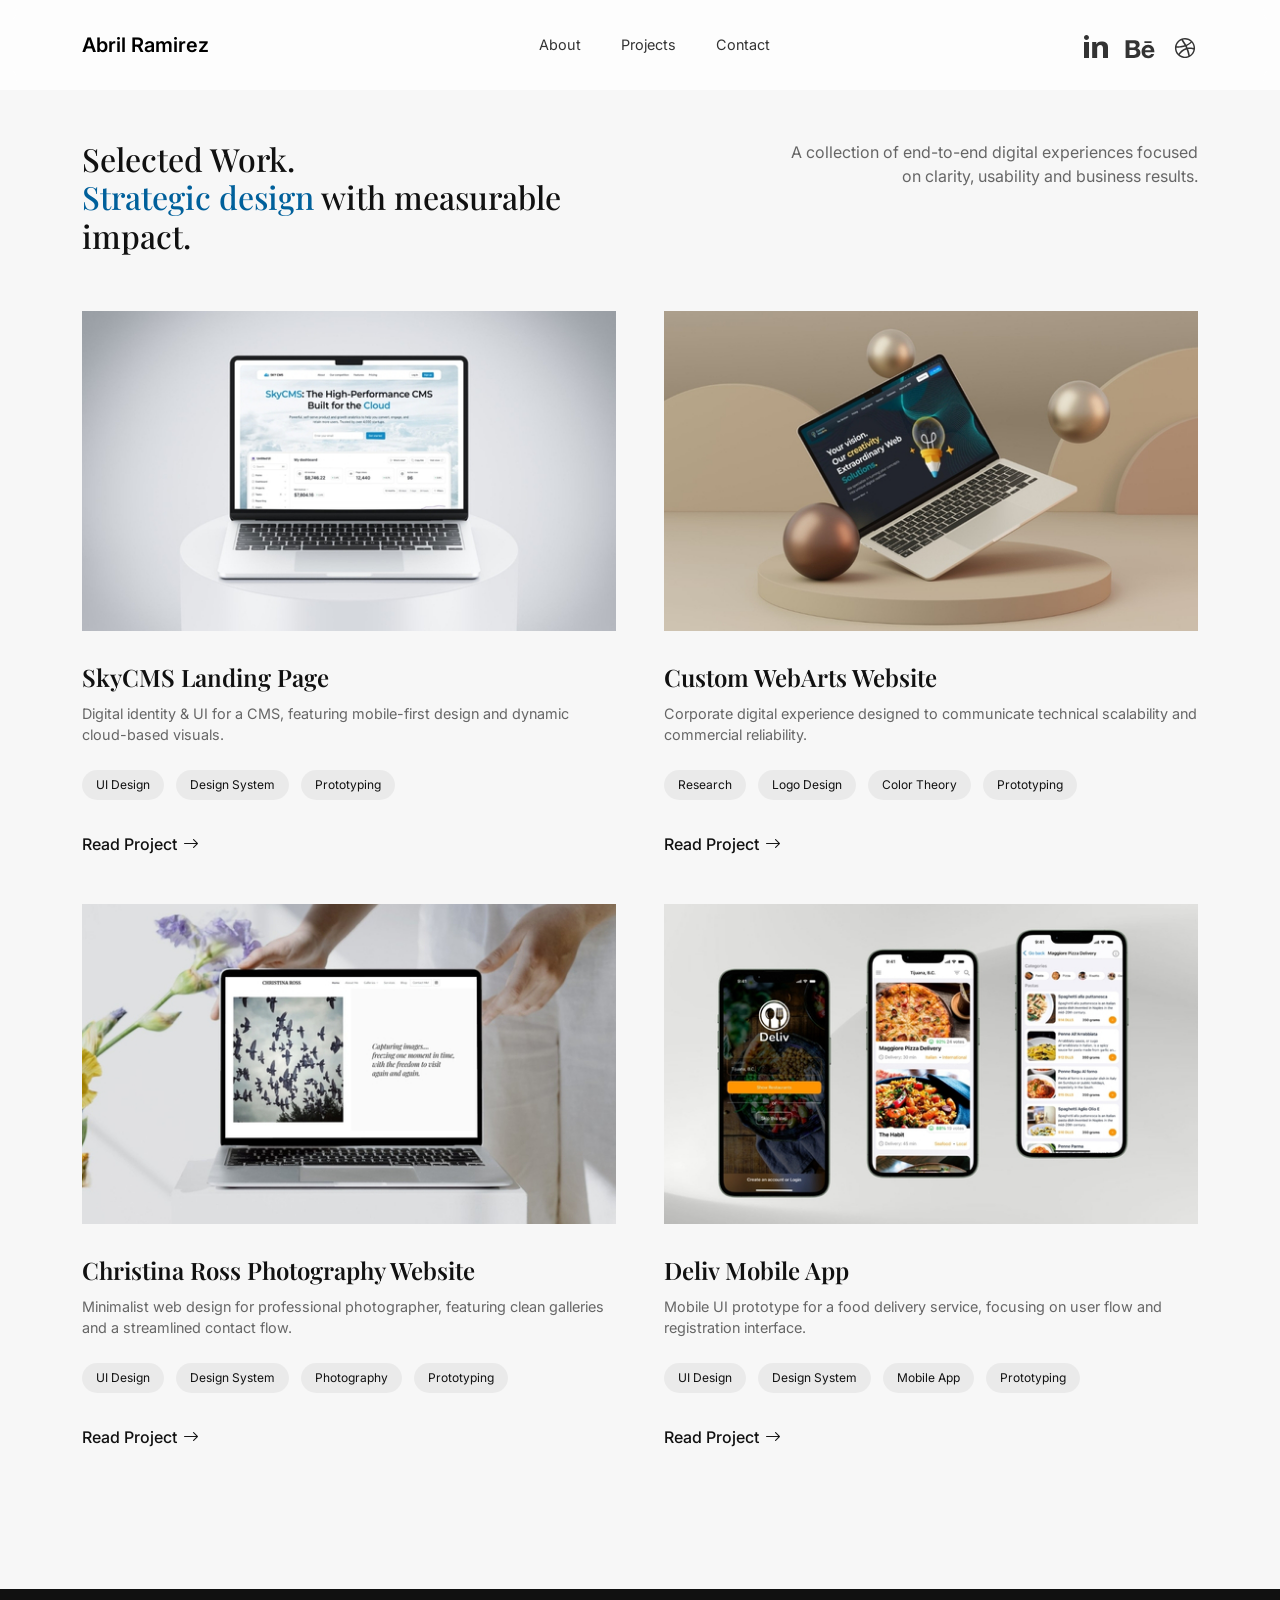
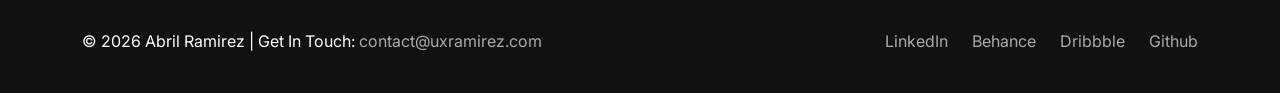
<file: work.html>
<!DOCTYPE html>
<html lang="es">

<head>
    <meta charset="UTF-8">
    <meta name="viewport" content="width=device-width, initial-scale=1.0">

    <title>Abril Ramirez | UI/UX Designer</title>

    <link href="https://cdn.jsdelivr.net/npm/bootstrap@5.3.2/dist/css/bootstrap.min.css" rel="stylesheet">
    <link href="https://cdn.jsdelivr.net/npm/bootstrap-icons@1.11.3/font/bootstrap-icons.css" rel="stylesheet">

    <link
        href="https://fonts.googleapis.com/css2?family=Inter:wght@300;400;500;600&family=Playfair+Display:wght@500;600;700&display=swap"
        rel="stylesheet">

    <!-- FONT AWESOME -->
    <link rel="stylesheet" href="https://cdnjs.cloudflare.com/ajax/libs/font-awesome/6.2.1/css/all.min.css">

    <link rel="stylesheet" href="css/styles.css">
</head>

<body>

    <header>
        <nav id="navbar" class="navbar navbar-expand-lg fixed-top">
            <div class="container">

                <!-- Logo -->
                <a class="navbar-brand fw-semibold" href="index.html">
                    Abril Ramirez
                </a>

                <!-- Mobile Toggle -->
                <button class="navbar-toggler border-0" type="button" data-bs-toggle="collapse"
                    data-bs-target="#navMenu">
                    <span class="navbar-toggler-icon"></span>
                </button>

                <!-- Menu -->
                <div class="collapse navbar-collapse" id="navMenu">

                    <!-- Centered Links -->
                    <ul class="navbar-nav mx-auto align-items-lg-center">
                        <li class="nav-item">
                            <a class="nav-link" href="about.html">About</a>
                        </li>
                        <li class="nav-item">
                            <a class="nav-link" href="work.html">Projects</a>
                        </li>
                        <li class="nav-item">
                            <a class="nav-link" href="mailto:contact@uxramirez.com">Contact</a>
                        </li>
                    </ul>

                    <!-- Social Icons -->
                    <div class="d-flex align-items-center gap-3 social-icons">

                        <!-- LinkedIn -->
                        <a href="https://www.linkedin.com/in/abril-ramirez-flores-71a26b275/" target="_blank"
                            class="social-link" aria-label="LinkedIn">
                            <svg width="24" height="24" viewBox="0 0 24 24" fill="currentColor">
                                <path
                                    d="M4.98 3.5C4.98 4.88 3.86 6 2.49 6 1.12 6 0 4.88 0 3.5 0 2.12 1.12 1 2.49 1c1.37 0 2.49 1.12 2.49 2.5zM0 8h5v16H0V8zm7.5 0h4.8v2.2h.07c.67-1.27 2.3-2.6 4.73-2.6C22 7.6 24 9.5 24 13.3V24h-5v-9.3c0-2.2-.8-3.7-2.8-3.7-1.53 0-2.44 1.03-2.84 2.03-.15.37-.19.9-.19 1.43V24h-5V8z" />
                            </svg>
                        </a>

                        <!-- Behance -->
                        <a href="https://www.behance.net/ux_ramirez" target="_blank" class="social-link"
                            aria-label="Behance">
                            <svg width="32" height="32" xmlns="http://www.w3.org/2000/svg" viewBox="0 0 640 470"
                                fill="currentColor">
                                <path
                                    d="M264 301.2C295.8 286 312.4 263 312.4 227.2C312.4 156.6 259.8 139.4 199.1 139.4L32 139.4L32 493.8L203.8 493.8C268.2 493.8 328.7 462.9 328.7 390.9C328.7 346.4 307.6 313.5 264 301.2zM109.9 199.9L183 199.9C211.1 199.9 236.4 207.8 236.4 240.4C236.4 270.5 216.7 282.6 188.9 282.6L109.9 282.6L109.9 199.9zM193.2 433.6L109.9 433.6L109.9 336L194.8 336C229.1 336 250.8 350.3 250.8 386.6C250.8 422.4 224.9 433.6 193.2 433.6zM551.7 192.9L408 192.9L408 158L551.7 158L551.7 192.9zM608 369.2C608 293.3 563.6 230 483.1 230C404.9 230 351.8 288.8 351.8 365.8C351.8 445.7 402.1 500.5 483.1 500.5C544.4 500.5 584.1 472.9 603.2 414.2L541 414.2C534.3 436.1 506.7 447.7 485.3 447.7C444 447.7 422.3 423.5 422.3 382.4L607.4 382.4C607.7 378.2 608 373.7 608 369.2zM422.4 338C424.7 304.3 447.1 283.2 480.9 283.2C516.3 283.2 534.1 304 537.1 338L422.4 338z" />
                            </svg>
                        </a>

                        <!-- Dribbble -->
                        <a href="https://dribbble.com/ux_ramirez" target="_blank" class="social-link"
                            aria-label="Dribbble">
                            <svg width="26" height="26" xmlns="http://www.w3.org/2000/svg" viewBox="0 0 640 490"
                                fill="currentColor"><!--!Font Awesome Free v7.2.0 by @fontawesome - https://fontawesome.com License - https://fontawesome.com/license/free Copyright 2026 Fonticons, Inc.-->
                                <path
                                    d="M320 72C183 72 72 183 72 320C72 457 183 568 320 568C457 568 568 457 568 320C568 183 457 72 320 72zM484 186.4C513.5 222.4 531.4 268.4 531.8 318.4C524.8 316.9 454.8 302.7 384.3 311.6C378.5 297.6 373.1 285.2 365.7 270C444 238 479.5 192.5 484 186.5zM460.4 161.9C456.6 167.3 424.7 210.2 349.4 238.4C314.7 174.6 276.2 122.2 270.4 114.4C337.6 98.2 408.4 115.7 460.5 161.9zM229.9 128.6C235.5 136.3 273.3 188.7 308.4 251.1C209.3 277.4 122 277 112.6 276.9C126.3 211.2 170.6 156.5 229.9 128.6zM108.2 320.3C108.2 318.1 108.2 316 108.3 313.8C117.6 314 220.2 315.3 326 283.7C332.1 295.6 337.9 307.6 343.2 319.6C266.6 341.2 197 403.1 162.7 461.9C128.9 424.3 108.2 374.7 108.2 320.3zM190 487.4C212.1 442.2 272.2 383.8 357.6 354.6C387.3 431.9 399.6 496.7 402.8 515.2C334.7 544.2 252.8 536.3 190 487.3zM438.4 495.9C436.2 483 425 421 397.2 344.9C463.6 334.3 521.9 351.7 529.1 354C519.7 412.9 485.8 463.8 438.3 496z" />
                            </svg>
                        </a>
                    </div>

                </div>
            </div>
        </nav>
    </header>

    <main>

        <!-- PROJECTS -->
        <section id="projects" class="projects-premium">
            <div class="container">

                <!-- Intro -->
                <div class="row mb-5">
                    <div class="col-lg-6">
                        <h2 class="projects-title">
                            Selected Work.
                            <br>
                            <span class="accent-line">Strategic design</span> with measurable impact.
                        </h2>
                    </div>
                    <div class="col-lg-6 text-lg-end mt-4 mt-lg-0">
                        <p class="projects-intro">
                            A collection of end-to-end digital experiences focused on clarity,
                            usability and business results.
                        </p>
                    </div>
                </div>

                <!-- GRID -->
                <div class="row g-5">

                    <!-- PROJECT 1 -->
                    <div class="col-lg-6">
                        <div class="project-item">
                            <div class="project-image">
                                <a href="https://www.behance.net/gallery/244664643/SkyCMS-Landing-Page?platform=direct"
                                    target="_blank">

                                    <img src="assets/skyCMS.jpg" alt="SkyCMS Landing Page" class="img-fluid">
                                </a>
                            </div>

                            <div class="project-body">
                                <h4>SkyCMS Landing Page</h4>

                                <p>
                                    Digital identity & UI for a CMS, featuring mobile-first design and dynamic
                                    cloud-based visuals.
                                </p>

                                <div class="project-tags">
                                    <span>UI Design</span>
                                    <span>Design System</span>
                                    <span>Prototyping</span>
                                </div>

                                <a href="https://www.behance.net/gallery/244664643/SkyCMS-Landing-Page?platform=direct"
                                    class="cta" target="_blank">
                                    Read Project <i class="bi bi-arrow-right"></i>
                                </a>
                            </div>
                        </div>
                    </div>

                    <!-- PROJECT 2 -->
                    <div class="col-lg-6">
                        <div class="project-item">
                            <div class="project-image">
                                <a href="https://www.behance.net/gallery/243839899/Custom-WebArts-Website?platform=direct"
                                    target="_blank">

                                    <img src="assets/customWebArts.jpg" alt="Custom WebArts Website" class="img-fluid">
                                </a>
                            </div>

                            <div class="project-body">
                                <h4>Custom WebArts Website</h4>

                                <p>
                                    Corporate digital experience designed to communicate technical scalability and
                                    commercial reliability.
                                </p>

                                <div class="project-tags">
                                    <span>Research</span>
                                    <span>Logo Design</span>
                                    <span>Color Theory</span>
                                    <span>Prototyping</span>
                                </div>

                                <a href="https://www.behance.net/gallery/243839899/Custom-WebArts-Website?platform=direct"
                                    class="cta" target="_blank">
                                    Read Project <i class="bi bi-arrow-right"></i>
                                </a>
                            </div>
                        </div>
                    </div>

                    <!-- PROJECT 3 -->
                    <div class="col-lg-6">
                        <div class="project-item">
                            <div class="project-image">
                                <a href="https://www.behance.net/gallery/243169771/Christina-Ross-Photography-Website?platform=direct"
                                    target="_blank">

                                    <img src="assets/photographyWebsite.jpg" alt="Christina Ross Photography Website"
                                        class="img-fluid">
                                </a>
                            </div>

                            <div class="project-body">
                                <h4>Christina Ross Photography Website</h4>

                                <p>
                                    Minimalist web design for professional photographer, featuring clean galleries and a
                                    streamlined contact flow.
                                </p>

                                <div class="project-tags">
                                    <span>UI Design</span>
                                    <span>Design System</span>
                                    <span>Photography</span>
                                    <span>Prototyping</span>
                                </div>

                                <a href="https://www.behance.net/gallery/243169771/Christina-Ross-Photography-Website?platform=direct"
                                    class="cta" target="_blank">
                                    Read Project <i class="bi bi-arrow-right"></i>
                                </a>
                            </div>
                        </div>
                    </div>

                    <!-- PROJECT 4 -->
                    <div class="col-lg-6">
                        <div class="project-item">
                            <div class="project-image">
                                <a href="https://www.behance.net/gallery/234222823/Deliv-Restaurant-Delivery-Mobile-App?platform=direct"
                                    target="_blank">

                                    <img src="assets/delivApp.jpg" alt="Deliv Mobile App"
                                        class="img-fluid">
                                </a>
                            </div>

                            <div class="project-body">
                                <h4>Deliv Mobile App</h4>

                                <p>
                                    Mobile UI prototype for a food delivery service, focusing on user flow and
                                    registration interface.
                                </p>

                                <div class="project-tags">
                                    <span>UI Design</span>
                                    <span>Design System</span>
                                    <span>Mobile App</span>
                                    <span>Prototyping</span>
                                </div>

                                <a href="https://www.behance.net/gallery/234222823/Deliv-Restaurant-Delivery-Mobile-App?platform=direct"
                                    class="cta" target="_blank">
                                    Read Project <i class="bi bi-arrow-right"></i>
                                </a>
                            </div>
                        </div>
                    </div>

                </div>

            </div>
        </section>

    </main>

    <footer class="footer">
        <div class="container d-flex justify-content-between flex-column flex-md-row text-center text-md-start">
            <div>
                © 2026 Abril Ramirez | Get In Touch: <a class="mail"
                    href="mailto:contact@uxramirez.com">contact@uxramirez.com</a>
            </div>

            <div>
                <a href="https://www.linkedin.com/in/abril-ramirez-flores-71a26b275/" target="_blank">LinkedIn</a>
                <a href="https://www.behance.net/ux_ramirez" target="_blank">Behance</a>
                <a href="https://dribbble.com/ux_ramirez" target="_blank">Dribbble</a>
                <a href="https://github.com/UXRamirezAbril" target="_blank">Github</a>
            </div>
        </div>
    </footer>

    <script src="https://cdn.jsdelivr.net/npm/bootstrap@5.3.2/dist/js/bootstrap.bundle.min.js"></script>
    <script src="js/main.js"></script>

</body>

</html>
</file>
<file: css/styles.css>
:root {
  --accent: #111;
  --soft-gray: #f5f5f5;
}

body {
  font-family: 'Inter', sans-serif;
  color: #111;
  background: #f7f7f7;
  scroll-behavior: smooth;
}

header .gradient-1 {
  z-index: -1;
  bottom: -50px;
  left: 900px;
  width: 1000px;
  transform: rotate(15deg);
}

header .gradient-2 {
  z-index: -1;
  bottom: -250px;
  left: 600px;
  width: 1000px;
  opacity: 0.5;
}

/* ===============================
   NAVBAR PREMIUM CENTERED
================================ */

.navbar {
  background: rgba(255, 255, 255, 0.75);
  padding: 25px 0 25px 0;
  backdrop-filter: blur(10px);
  transition: all 0.3s ease;
}

.navbar .nav-link {
  font-size: 0.9rem;
  margin: 0 12px;
  position: relative;
  color: #333;
  transition: color 0.3s ease;
}

.navbar .nav-link:hover {
  color: #00609b;
}

.navbar .nav-link::after {
  content: "";
  position: absolute;
  left: 0;
  bottom: -4px;
  width: 0%;
  height: 1px;
  background: #000;
  transition: width 0.3s ease;
}

.navbar .nav-link:hover::after {
  width: 100%;
}

.social-link {
  color: #333;
  transition: transform 0.3s ease, opacity 0.3s ease;
}

.social-link:hover {
  color: #00609b;
  transform: translateY(-2px);
  opacity: 0.7;
}

.navbar .nav-icon {
  color: #333;
  white-space: nowrap;
}

/* HERO */
.hero {
  height: 100vh;
  position: relative;
}

.hero-title {
  font-family: 'Playfair Display', serif;
  font-size: clamp(5.5rem, 5vw, 4.5rem);
  font-weight: 800;
  line-height: 1.1;
}

.accent-line {
  color: #00609b;
}

.hero-sub {
  max-width: 600px;
  font-weight: 100;
}

.btn-view-projects {
  display: inline-flex;
  align-items: center;
  gap: 12px;
  text-decoration: none;
  color: #000;
  font-weight: 200;
  font-size: 1.5rem;
}

/* Circle */
.arrow-circle {
  width: 42px;
  height: 42px;
  border: 1px solid #000;
  border-radius: 50%;
  display: flex;
  align-items: center;
  justify-content: center;
  transition: border-color 0.3s ease;
}

/* Arrow */
.arrow-icon {
  transition: transform 0.4s cubic-bezier(.4, 0, .2, 1);
}

/* Hover Interaction */
.btn-view-projects:hover .arrow-icon {
  transform: rotate(90deg);
}

.scroll-indicator {
  position: absolute;
  bottom: 40px;
  left: 50%;
  transform: translateX(-50%);
}

.scroll-indicator span {
  display: block;
  width: 2px;
  height: 40px;
  background: #111;
  animation: scrollAnim 2s infinite;
}

@keyframes scrollAnim {
  0% {
    opacity: 0;
  }

  50% {
    opacity: 1;
  }

  100% {
    opacity: 0;
  }
}

/* =========================
   PROJECT CARDS PREMIUM
========================= */

.project-card {
  background: #f7f7f7;
  overflow: hidden;
  transition: transform 0.4s ease;
}

.project-image {
  overflow: hidden;
}

.project-image img {
  width: 100%;
  height: 100%;
  object-fit: cover;
  display: block;
  transition: transform 0.4s ease;
}

.project-card:hover .project-image img {
  transform: scale(0.95);
}

.project-content {
  padding: 4rem;
}

.project-content h2 {
  font-family: 'Playfair Display', serif;
  font-size: 2.3rem;
  margin-bottom: 1rem;
}

.project-content p {
  color: #666;
  line-height: 1.6;
}

.project-card.dark p {
  color: rgba(255, 255, 255, 0.7);
}

.project-tags {
  margin-top: 1.5rem;
  margin-bottom: 1rem;
}

.project-tags span {
  display: inline-block;
  background: rgba(0, 0, 0, 0.05);
  padding: 6px 14px;
  margin-right: 8px;
  border-radius: 30px;
  font-size: 0.75rem;
}

.project-card.dark .project-tags span {
  background: rgba(255, 255, 255, 0.1);
}


/* ===============================
   PROJECTS PREMIUM
================================ */

.projects-premium {
  padding: 140px 0;
  position: relative;
}

.projects-title {
  font-family: 'Playfair Display', serif;
  line-height: 1.2;
}

.projects-intro {
  color: #666;
  max-width: 420px;
  margin-left: auto;
}

.project-item {
  overflow: hidden;
  transition: transform 0.5s ease;
}

.project-item:hover {
  transform: translateY(-10px);
}

.project-image img {
  width: 100%;
  height: 320px;
  object-fit: cover;
  transition: transform 0.4s ease;
}

.project-item:hover .project-image img {
  transform: scale(0.95);
}

.project-body {
  padding-top: 30px;
}

.project-label {
  font-size: 0.7rem;
  letter-spacing: 1.5px;
  font-weight: 600;
  color: #888;
  display: inline-block;
}

.project-body h4 {
  font-family: 'Playfair Display', serif;
  font-weight: 600;
  line-height: 1.4;
}

.project-body p {
  font-size: 0.9rem;
  color: #666;
}

.cta {
  text-decoration: none;
  font-weight: 500;
  color: #111;
  display: inline-flex;
  align-items: center;
  gap: 6px;
  margin-top: 1rem;
  transition: transform 0.3s ease;
}

.cta:hover {
  transform: translateX(5px);
  color: #00609b;
}

/* ABOUT */
.about-premium {
  padding: 140px 0;
  background: #f7f7f7;
  align-items: center;
}

/* Title */
.about-title {
  font-family: 'Playfair Display', serif;
  font-size: clamp(2rem, 3vw, 3rem);
  line-height: 1.2;
  max-width: 600px;
  margin-left: 220px;
}

/* Circular Image */
.about-image-wrapper {
  width: 280px;
  height: 280px;
  margin-left: auto;
  position: relative;
  margin-right: 220px;
}

.about-image-wrapper img {
  width: 260px;
  height: 260px;
  object-fit: cover;
  border-radius: 50%;
  position: relative;
  top: 10px;
  left: 10px;
  z-index: 1;
}

.certificate-cta {
  text-decoration: none;
  font-weight: 400;
  color: #111;
  display: inline-flex;
  align-items: center;
  gap: 6px;
  transition: transform 0.3s ease;
}

.certificate-cta:hover {
  transform: translateX(5px);
  color: #00609b;
}

/* Labels */
.section-label {
  font-size: 0.75rem;
  letter-spacing: 2px;
  font-weight: 600;
  color: #888;
}

/* Lists */
.clean-list {
  list-style: none;
  padding: 0;
  margin: 0;
}

.clean-list li {
  margin-bottom: 10px;
  color: #333;
}

/* Education */
.edu-row {
  display: flex;
  justify-content: space-between;
  padding: 14px 0;
  border-bottom: 1px solid rgba(0, 0, 0, 0.08);
  font-size: 0.95rem;
}

.edu-row span:last-child {
  color: #666;
}

/* Responsive polish */
@media (max-width: 991px) {
  .about-image-wrapper {
    margin: 0 auto;
  }

  .about-title {
    text-align: center;
  }
}

/* CONTACT */
.contact-section {
  padding: 120px 0;
  background: var(--soft-gray);
}

/* FOOTER */
.footer {
  padding: 40px 0;
  background: #111;
  color: #fff;
}

.footer a {
  color: #aaa;
  margin-left: 20px;
  text-decoration: none;
}

.footer .mail {
  color: #aaa;
  margin-left: 0px;
  text-decoration: none;
}

.footer a:hover {
  color: #fff;
}
</file>
